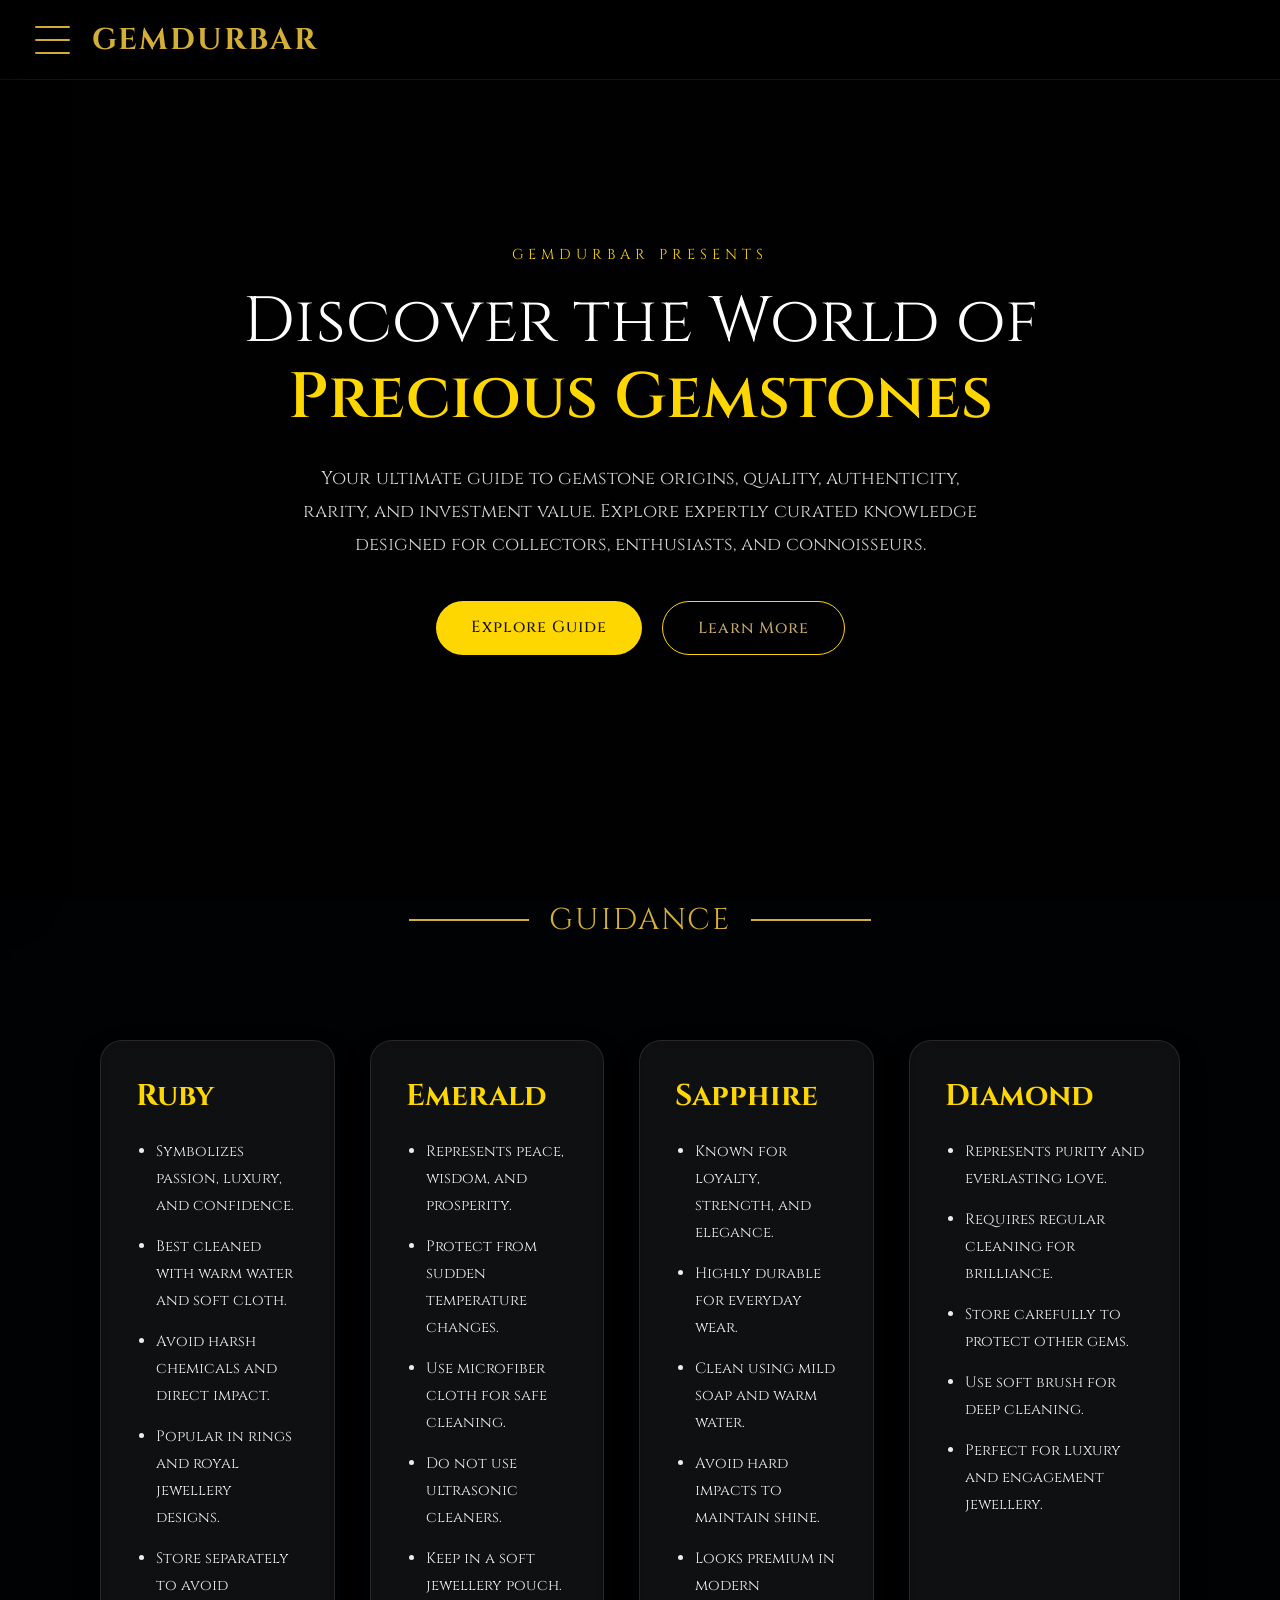
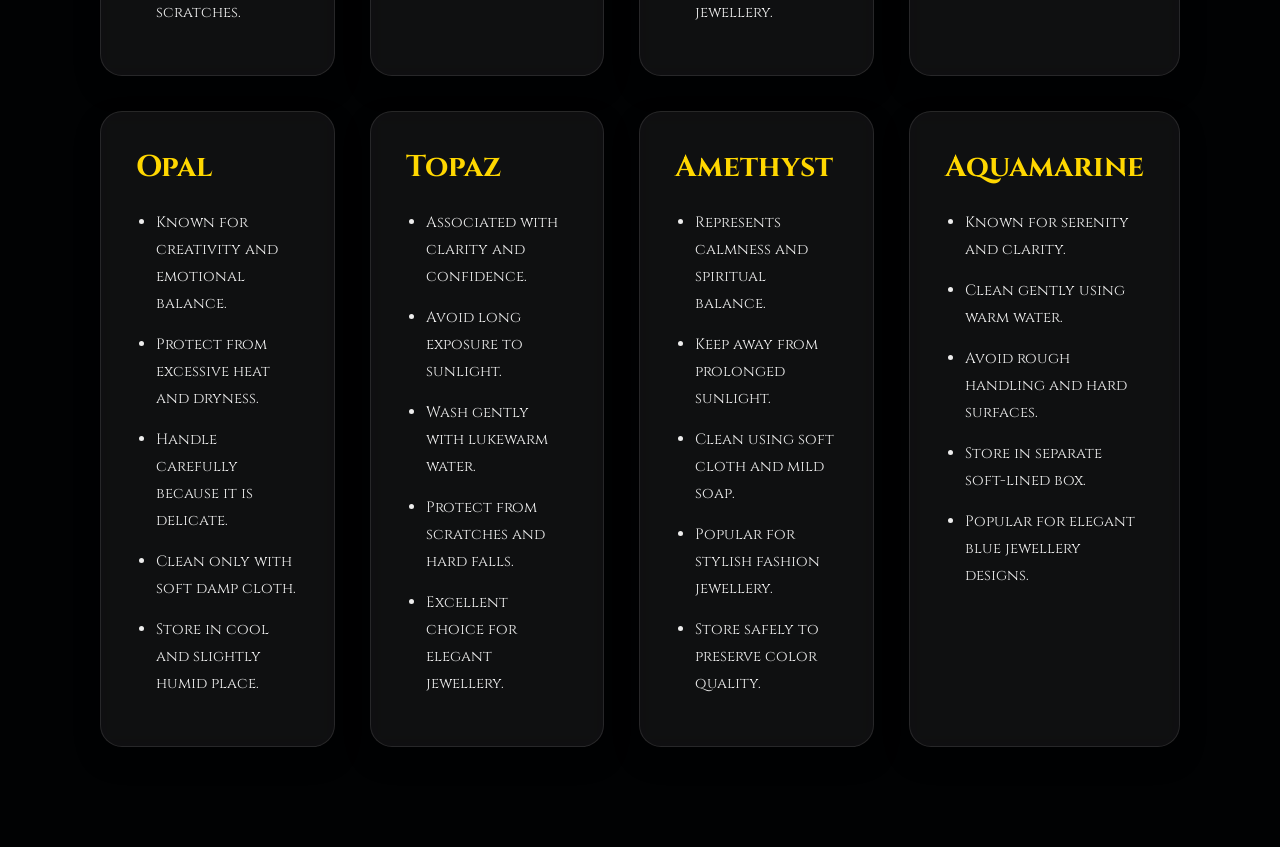
<file: gemguide.html>
<!DOCTYPE html>
<html lang="en">
<head>
  <meta charset="UTF-8" />
  <meta name="viewport" content="width=device-width, initial-scale=1.0"/>

  <title>Gemdurbar | Gemstone Guidance</title>

  <!-- CSS FILE -->
  <link rel="stylesheet" href="gemguide.css">

  <!-- GOOGLE FONT -->
  <link href="https://fonts.googleapis.com/css2?family=Cinzel:wght@400;500;600;700&family=Poppins:wght@300;400;500;600&display=swap" rel="stylesheet">

  <link href="https://fonts.googleapis.com/css2?family=Poppins:wght@300;400;500;600;700&display=swap" rel="stylesheet">

  <link href="https://fonts.googleapis.com/css2?family=Poppins:wght@300;400;500;600;700&display=swap" rel="stylesheet">
</head>

<body>
<!-- NAVBAR -->
    <nav class="navbar">

        <!-- LEFT SIDE -->
        <div class="nav-left">

            <!-- MENU BUTTON -->
            <div class="menu-btn" id="menuBtn">

                <span></span>
                <span></span>
                <span></span>

            </div>

            <!-- LOGO -->
           <a href="index.html">
            <h1 class="logo">
                GEMDURBAR
            </h1>
           </a>

        </div>

    </nav>

    <!-- SIDEBAR -->
    <div class="sidebar" id="sidebar">

        <!-- CLOSE BUTTON -->
        <div class="close-btn" id="closeBtn">
            &times;
        </div>

        <!-- SIDEBAR LOGO -->
        <h1 class="sidebar-logo">
            GEMDURBAR
        </h1>

        <!-- NAV LINKS -->
        <a href="index.html">Home</a>

        <a href="allgems.html">All Gems</a>

        <a href="custom.html">Custom Designs</a>

        <a href="gemguide.html">Gem Guide</a>

        <a href="gemdurbar.html#footer">About</a>

    </div>

    <!-- OVERLAY -->
    <div class="overlay" id="overlay"></div>


<!-- OVERLAY -->
<div class="overlay" id="overlay"></div>

<script>const menuBtn = document.getElementById("menuBtn");

const sidebar = document.getElementById("sidebar");

const closeBtn = document.getElementById("closeBtn");

const overlay = document.getElementById("overlay");

/* OPEN MENU */
menuBtn.addEventListener("click", () => {

    sidebar.classList.add("active");

    overlay.classList.add("active");

    menuBtn.classList.add("active");

});

/* CLOSE FUNCTION */
function closeMenu(){

    sidebar.classList.remove("active");

    overlay.classList.remove("active");

    menuBtn.classList.remove("active");

}

/* CLOSE BUTTON */
closeBtn.addEventListener("click", closeMenu);

/* OVERLAY CLICK */
overlay.addEventListener("click", closeMenu);</script>
<!-- HERO SECTION -->
    <section class="hero">
    <div class="hero-content">

        <p class="hero-tagline">
            GEMDURBAR PRESENTS
        </p>

        <h1>
            Discover the World of
            <span>Precious Gemstones</span>
        </h1>

        <p class="hero-description">
            Your ultimate guide to gemstone origins, quality,
            authenticity, rarity, and investment value. Explore
            expertly curated knowledge designed for collectors,
            enthusiasts, and connoisseurs.
        </p>

        <div class="hero-buttons">
            <a href="#" class="btn-primary">Explore Guide</a>
            <a href="#" class="btn-secondary">Learn More</a>
        </div>

    </div>
</section>
    
    <div class="section-title">
      <span>GUIDANCE</span>
    </div>

    <!-- GUIDANCE LIST -->

    <div class="guidance-container">

      <!-- RUBY -->

      <div class="gem-card">
        <h2>Ruby</h2>

        <ul>
          <li>Symbolizes passion, luxury, and confidence.</li>
          <li>Best cleaned with warm water and soft cloth.</li>
          <li>Avoid harsh chemicals and direct impact.</li>
          <li>Popular in rings and royal jewellery designs.</li>
          <li>Store separately to avoid scratches.</li>
        </ul>
      </div>

      <!-- EMERALD -->

      <div class="gem-card">
        <h2>Emerald</h2>

        <ul>
          <li>Represents peace, wisdom, and prosperity.</li>
          <li>Protect from sudden temperature changes.</li>
          <li>Use microfiber cloth for safe cleaning.</li>
          <li>Do not use ultrasonic cleaners.</li>
          <li>Keep in a soft jewellery pouch.</li>
        </ul>
      </div>

      <!-- SAPPHIRE -->

      <div class="gem-card">
        <h2>Sapphire</h2>

        <ul>
          <li>Known for loyalty, strength, and elegance.</li>
          <li>Highly durable for everyday wear.</li>
          <li>Clean using mild soap and warm water.</li>
          <li>Avoid hard impacts to maintain shine.</li>
          <li>Looks premium in modern jewellery.</li>
        </ul>
      </div>

      <!-- DIAMOND -->

      <div class="gem-card">
        <h2>Diamond</h2>

        <ul>
          <li>Represents purity and everlasting love.</li>
          <li>Requires regular cleaning for brilliance.</li>
          <li>Store carefully to protect other gems.</li>
          <li>Use soft brush for deep cleaning.</li>
          <li>Perfect for luxury and engagement jewellery.</li>
        </ul>
      </div>

      <!-- OPAL -->

      <div class="gem-card">
        <h2>Opal</h2>

        <ul>
          <li>Known for creativity and emotional balance.</li>
          <li>Protect from excessive heat and dryness.</li>
          <li>Handle carefully because it is delicate.</li>
          <li>Clean only with soft damp cloth.</li>
          <li>Store in cool and slightly humid place.</li>
        </ul>
      </div>

      <!-- TOPAZ -->

      <div class="gem-card">
        <h2>Topaz</h2>

        <ul>
          <li>Associated with clarity and confidence.</li>
          <li>Avoid long exposure to sunlight.</li>
          <li>Wash gently with lukewarm water.</li>
          <li>Protect from scratches and hard falls.</li>
          <li>Excellent choice for elegant jewellery.</li>
        </ul>
      </div>

      <!-- AMETHYST -->

      <div class="gem-card">
        <h2>Amethyst</h2>

        <ul>
          <li>Represents calmness and spiritual balance.</li>
          <li>Keep away from prolonged sunlight.</li>
          <li>Clean using soft cloth and mild soap.</li>
          <li>Popular for stylish fashion jewellery.</li>
          <li>Store safely to preserve color quality.</li>
        </ul>
      </div>

      <!-- AQUAMARINE -->

      <div class="gem-card">
        <h2>Aquamarine</h2>

        <ul>
          <li>Known for serenity and clarity.</li>
          <li>Clean gently using warm water.</li>
          <li>Avoid rough handling and hard surfaces.</li>
          <li>Store in separate soft-lined box.</li>
          <li>Popular for elegant blue jewellery designs.</li>
        </ul>
      </div>

    </div>

  </section>

</body>
</html>
</file>
<file: gemguide.css>
*{
  margin-top: 10%;
  padding-top: 10%;
  box-sizing:border-box;
  font-family: 'Cinzel', serif;
}
html{
    scroll-behavior: smooth;
}

/* NAV LEFT */
.nav-left{
    display:flex;
    align-items:center;
    gap:22px;
}

/* NAVBAR LOGO */
.logo{
   color:#d4af37;

    font-family:'Cinzel',serif;

    font-size:30px;

    letter-spacing:2px;

    font: weight 900px;;
}
a{
  text-decoration: none;
}

/* SIDEBAR LOGO */
.sidebar-logo{
    color:#d4af37;

    font-family:'Cinzel',serif;

    font-size:28px;

    letter-spacing:4px;

    margin-bottom:60px;
}
/* RESET */
*{
    margin:0;
    padding:0;
    box-sizing:border-box;
}


/* NAVBAR */
.navbar{
    width:100%;
    height:80px;

    position:fixed;
    top:0;
    left:0;

    display:flex;
    align-items:center;

    padding:0 35px;

    background:rgba(0,0,0,0.25);

    backdrop-filter:blur(10px);

    border-bottom:1px solid rgba(255,255,255,0.08);

    z-index:1000;
}

/* MENU BUTTON */
.menu-btn{
    width:35px;
    height:28px;

    display:flex;
    flex-direction:column;
    justify-content:space-between;

    cursor:pointer;

    transition:0.5s ease;

    z-index:3000;
}

/* MENU LINES */
.menu-btn span{
    width:100%;
    height:2px;

    background:#d4af37;

    border-radius:10px;

    transition:0.5s ease;
}

/* ROTATION */
.menu-btn.active{
    transform:rotate(180deg);
}

/* TOP LINE */
.menu-btn.active span:nth-child(1){
    transform:
    rotate(45deg)
    translate(8px, 8px);
}

/* MIDDLE LINE */
.menu-btn.active span:nth-child(2){
    opacity:0;
}

/* BOTTOM LINE */
.menu-btn.active span:nth-child(3){
    transform:
    rotate(-45deg)
    translate(8px, -8px);
}

/* HOVER EFFECT */
.menu-btn:hover{
    transform:scale(1.08);
}

/* SIDEBAR */
.sidebar{
    position:fixed;

    top:0;
    left:-320px;

    width:320px;
    height:100vh;

    background:rgba(10,10,10,0.97);

    backdrop-filter:blur(20px);

    padding:120px 45px;

    transition:0.5s ease;

    border-right:1px solid rgba(255,255,255,0.08);

    box-shadow:10px 0 40px rgba(0,0,0,0.5);

    z-index:2000;
}

/* SIDEBAR ACTIVE */
.sidebar.active{
    left:0;
}

/* NAV LINKS */
.sidebar a{
    display:block;

    color:white;

    text-decoration:none;

    margin-bottom:35px;

    font-size:18px;

    font-family:'Cinzel',serif;

    letter-spacing:1px;

    transition:0.35s ease;
}

/* LINK HOVER */
.sidebar a:hover{
    color:#d4af37;

    transform:translateX(10px);
}

/* CLOSE BUTTON */
.close-btn{
    position:absolute;

    top:30px;
    right:35px;

    font-size:35px;

    color:white;

    cursor:pointer;

    transition:0.3s ease;
}

/* CLOSE BUTTON HOVER */
.close-btn:hover{
    color:#d4af37;
}

/* OVERLAY */
.overlay{
    position:fixed;

    top:0;
    left:0;

    width:100%;
    height:100vh;

    background:rgba(0,0,0,0.45);

    opacity:0;
    visibility:hidden;

    transition:0.4s ease;

    z-index:1500;
}

/* OVERLAY ACTIVE */
.overlay.active{
    opacity:1;
    visibility:visible;
}
.overlay{
  position:absolute;
  width:100%;
  height:100%;
  background:rgba(0,0,0,0.65);
}
body{
  background:#010203
  ;
   background-size:cover;
  background-position:center;
  background-attachment:fixed;

  color:white;
  min-height:100vh;
}
/* HERO SECTION */
.hero{
    height:100vh;
    width:100%;
    display:flex;
    justify-content:center;
    align-items:center;
    text-align:center;
    padding:0 10%;
    background:
    linear-gradient(
        rgba(0,0,0,0.75),
        rgba(0,0,0,0.85)
    ),
    url("https://i.pinimg.com/originals/b9/c3/4a/b9c34a79a81ff58417eb8a8ec24cef7a.jpg");

    background-size:cover;
    background-position:center;
    background-repeat:no-repeat;
}

/* CONTENT */
.hero-content{
    max-width:900px;
}
.hero-content{
  animation: fadeUp 1s ease forwards;
}

@keyframes fadeUp{
  from{
    opacity:0;
    transform:translateY(40px);
  }
  to{
    opacity:1;
    transform:translateY(0);
  }
}

/* SMALL TITLE */
.hero-tagline{
    color:gold;
    letter-spacing:5px;
    font-size:0.9rem;
    margin-bottom:20px;
    text-transform:uppercase;
}

/* MAIN TITLE */
.hero h1{
    color:#fff;
    font-size:4rem;
    font-weight:300;
    line-height:1.2;
    margin-bottom:25px;
}

.hero h1 span{
    display:block;
    color:gold;
    font-weight:600;
}

/* DESCRIPTION */
.hero-description{
    color:#d4d4d4;
    font-size:1.15rem;
    line-height:1.8;
    max-width:700px;
    margin:auto;
    margin-bottom:40px;
}

/* BUTTONS */
.hero-buttons{
    display:flex;
    justify-content:center;
    gap:20px;
    flex-wrap:wrap;
}
.hero-buttons a{
    text-decoration: none;
    padding: 15px 35px;
    border-radius: 50px;

    font-family:'Cinzel', serif;
    font-weight: 500;

    transition: 0.4s ease;
}
.btn-primary,
.btn-secondary{
    text-decoration:none;
    padding:14px 36px;
    border-radius:50px;
    transition:0.35s ease;
    font-weight:500;
    letter-spacing:1px;
}

/* GOLD BUTTON */
.btn-primary{
    background:gold;
    color:#111;
    transition:0.35 ease;
}

.btn-primary:hover{
  background: white;
    transform:scale(1.08);
    box-shadow:0px 10px 20px #d4af37;
}

/* OUTLINE BUTTON */
.btn-secondary{
    border:1px solid gold;
    color:#c8a96b;
}

.btn-secondary:hover{
    background:white;
    color:#111;
    transform: translateY(-5px),
    scale(1.08);
    box-shadow:0px 10px 20px gray ;
}

/* HEADING */
.section-title{
    display: flex;
    align-items: center;
    justify-content: center;
    gap: 20px;
}

.section-title::before,
.section-title::after{
    content: "";
    width: 120px;      /* Adjust line length */
    height: 1.5px;
    background: #d4af37;

}

.section-title span{
    color: #d4af37;
    font-family: "Cinzel", serif;
    font-size: 30px;
    letter-spacing: 2px;
    text-transform:uppercase;
}
/* CARD CONTAINER */

.guidance-container{
  display:grid;
  grid-template-columns:repeat(4,1fr);
  gap:35px;
  margin-top: 100px;
  margin-bottom: 100px;
  margin-right: 100px;
  margin-left:100px;

}

/* GEM CARD */

.gem-card{
  background:rgba(255,255,255,0.06);
  border:1px solid rgba(255,255,255,0.1);

  border-radius:22px;
  padding:35px;

  backdrop-filter:blur(12px);

  transition:0.4s ease;

  box-shadow:0 12px 25px rgba(0,0,0,0.35);

  animation:fadeUp 1s ease;
}

.gem-card:hover{
  transform:translateY(-10px) scale(1.02);

  border-color:#ffd700;

  box-shadow:0 15px 35px rgba(255,215,0,0.25);
}

/* CARD TITLE */

.gem-card h2{
  color:#ffd700;
  margin-bottom:22px;
  font-size:30px;
}

/* UNORDERED LIST */

.gem-card ul{
  padding-left:20px;
}

.gem-card ul li{
  margin-bottom:14px;
  line-height:1.8;
  color:#ededed;
  font-size:15px;
}

/* ANIMATION */

@keyframes fadeUp{

  from{
    opacity:0;
    transform:translateY(40px);
  }

  to{
    opacity:1;
    transform:translateY(0);
  }
}

/* MOBILE */

@media(max-width:768px){

  .heading h1{
    font-size:38px;
  }

  .heading p{
    font-size:15px;
  }

  .gem-card{
    padding:28px;
  }
}
</file>
